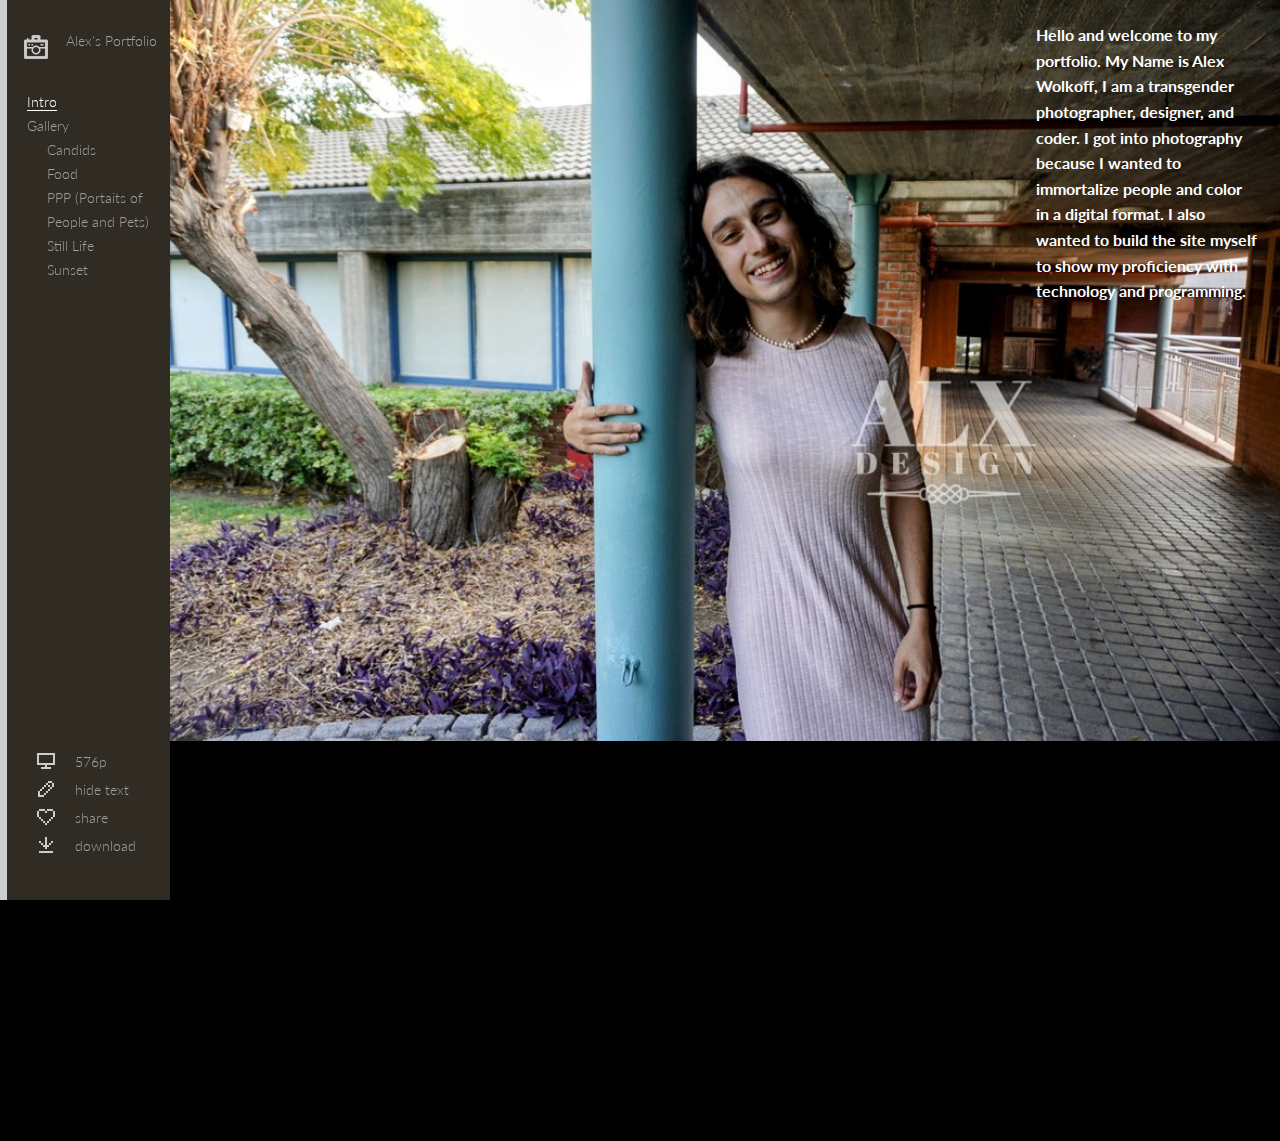
<file: intro/index.html>
<!DOCTYPE html PUBLIC "-//W3C//DTD XHTML 1.0 Strict//EN" "http://www.w3.org/TR/xhtml1/DTD/xhtml1-strict.dtd">
<html xmlns="http://www.w3.org/1999/xhtml">
	<head>
		<meta http-equiv="X-UA-Compatible" content="IE=Edge"/> 
		<meta http-equiv="Content-Type" content="text/html; charset=utf-8" />

		<title>Alex's Portfolio - Intro</title>
		<link href='https://fonts.googleapis.com/css?family=Lato:300,100' rel='stylesheet' type='text/css' />
		<link type="text/css" rel="stylesheet" media="all" href="../global.css" />
		<script src="../json.js"></script>
		<script src="https://ajax.googleapis.com/ajax/libs/jquery/1.11.3/jquery.min.js"></script>
		<script src="../cookie.js"></script>
		<script src="../global.js"></script>
	</head>
<body data-resolution="3840 2560 1920 1280 1024 640" data-respath="">
	
<ol id="marker">
</ol>

<div id="sidebar">
	<div class="foreground">
		<div id="profile" class="camera icon"></div>
		<h1>Alex's Portfolio</h1>
		<ul id="nav">
			<li class="gallery active" data-image="intro"><a href="../intro"><span>Intro</span></a></li><li><span class="label">Gallery</span><ul><li class="gallery " data-image="friday-evening-prayer"><a href="../gallery/candids"><span>Candids</span></a></li><li class="gallery " data-image="a-colorful-buffet"><a href="../gallery/food"><span>Food</span></a></li><li class="gallery " data-image="thanksgiving-happiness"><a href="../gallery/ppp-portaits-of-people-and-pets"><span>PPP (Portaits of People and Pets)</span></a></li><li class="gallery " data-image="a-red-bouqet"><a href="../gallery/still-life"><span>Still Life</span></a></li><li class="gallery " data-image="an-evening-of-light"><a href="../gallery/sunset"><span>Sunset</span></a></li></ul></li>			 
		</ul>
	</div>
	
	<ul id="control">
	<li><a href="#" id="resbutton"><span class="monitor icon"></span><span class="restext"></span></a></li>
	<li style="display: block"><a href="#" id="textbutton" class="active"><span class="toggle icon"></span><span class="text">hide text</span></a></li>
	<li style="display: block"><a href="#" id="sharebutton"><span class="heart icon"></span>share</a></li>
	<li  style="display: block"><a href="#" id="download"><span class="download icon"></span>download</a></li>
	</ul>
			
	<div class="background"></div>
</div>

<div id="resolution">
</div>

<div id="share">
	<ul>
	<li><a href="https://news.ycombinator.com/submit" target="_blank"><span class="icon hackernews"></span> Hackernews</a></li>
	
	<li><a href="#" onclick="window.open('https://www.facebook.com/sharer.php?u=' + encodeURIComponent(window.location)); return false">
		<span class="icon facebook"></span> Facebook
	</a></li>
	
	<li><a href="#" onclick="window.open('https://www.reddit.com/submit?url=' + encodeURIComponent(window.location)); return false">
		<span class="icon reddit"></span> Reddit
	</a></li>
	
	<li><a href="#" id="pinterest"><span class="icon pinterest"></span> Pinterest</a></li>
	<script type="text/javascript">
		$(document).ready(function(){
			$('#pinterest').click(function(){
				window.open('http://pinterest.com/pin/create/button/?url='+encodeURIComponent(window.location)+'&media='+encodeURIComponent(window.location)+($(current_slide).data('url')+'/'+$('#resolution li').eq(0).data('res')+'.jpg'));
				return false;
			});
		});
	</script>
	
	
	<li><a href="#" onclick="window.open('https://twitter.com/intent/tweet?url=' + encodeURIComponent(window.location)); return false">
		<span class="icon twitter"></span> Twitter
	</a></li>
	
	</ul>
</div>

<div id="main">
	<div class="slide" style="color: #ffffff; background-color: #443D32" data-type="image" data-width="20" data-height="15" data-imagewidth="1280" data-imageheight="855" data-textcolor="#ffffff" data-color1="#231D16" data-color2="#443D32" data-color3="#625F5D" data-color4="#A7A265" data-color5="#768181" data-color6="#A39F9D" data-color7="#C9D0D2" data-videoformats="h264 vp8" data-polygon=''> <a name="1" class="internal"></a> <div class="post" style="top: 3%; left: 78%; width: 20%; height: 15%; font-size:16px; font-weight:bold"> <div class="content"> Hello and welcome to my portfolio. My Name is Alex Wolkoff, I am a transgender photographer, designer, and coder. I got into photography because I wanted to immortalize people and color in a digital format. I also wanted to build the site myself to show my proficiency with technology and programming. </div> </div> <img class="image blank" src="//:0" width="1280" height="855" data-url="intro" /> </div> 
	
	<div id="comments">
	<div id="disqus_thread"></div>
	</div>
	
	<script type="text/javascript">
		var disqus_shortname = '';
		var disqus_identifier = 'intro';
		
		if(disqus_shortname){
			(function() {
				var dsq = document.createElement('script'); dsq.type = 'text/javascript'; dsq.async = true;
				dsq.src = '//' + disqus_shortname + '.disqus.com/embed.js';
				(document.getElementsByTagName('head')[0] || document.getElementsByTagName('body')[0]).appendChild(dsq);
			})();
		}
	</script>
</div>

</body>
</html>
</file>
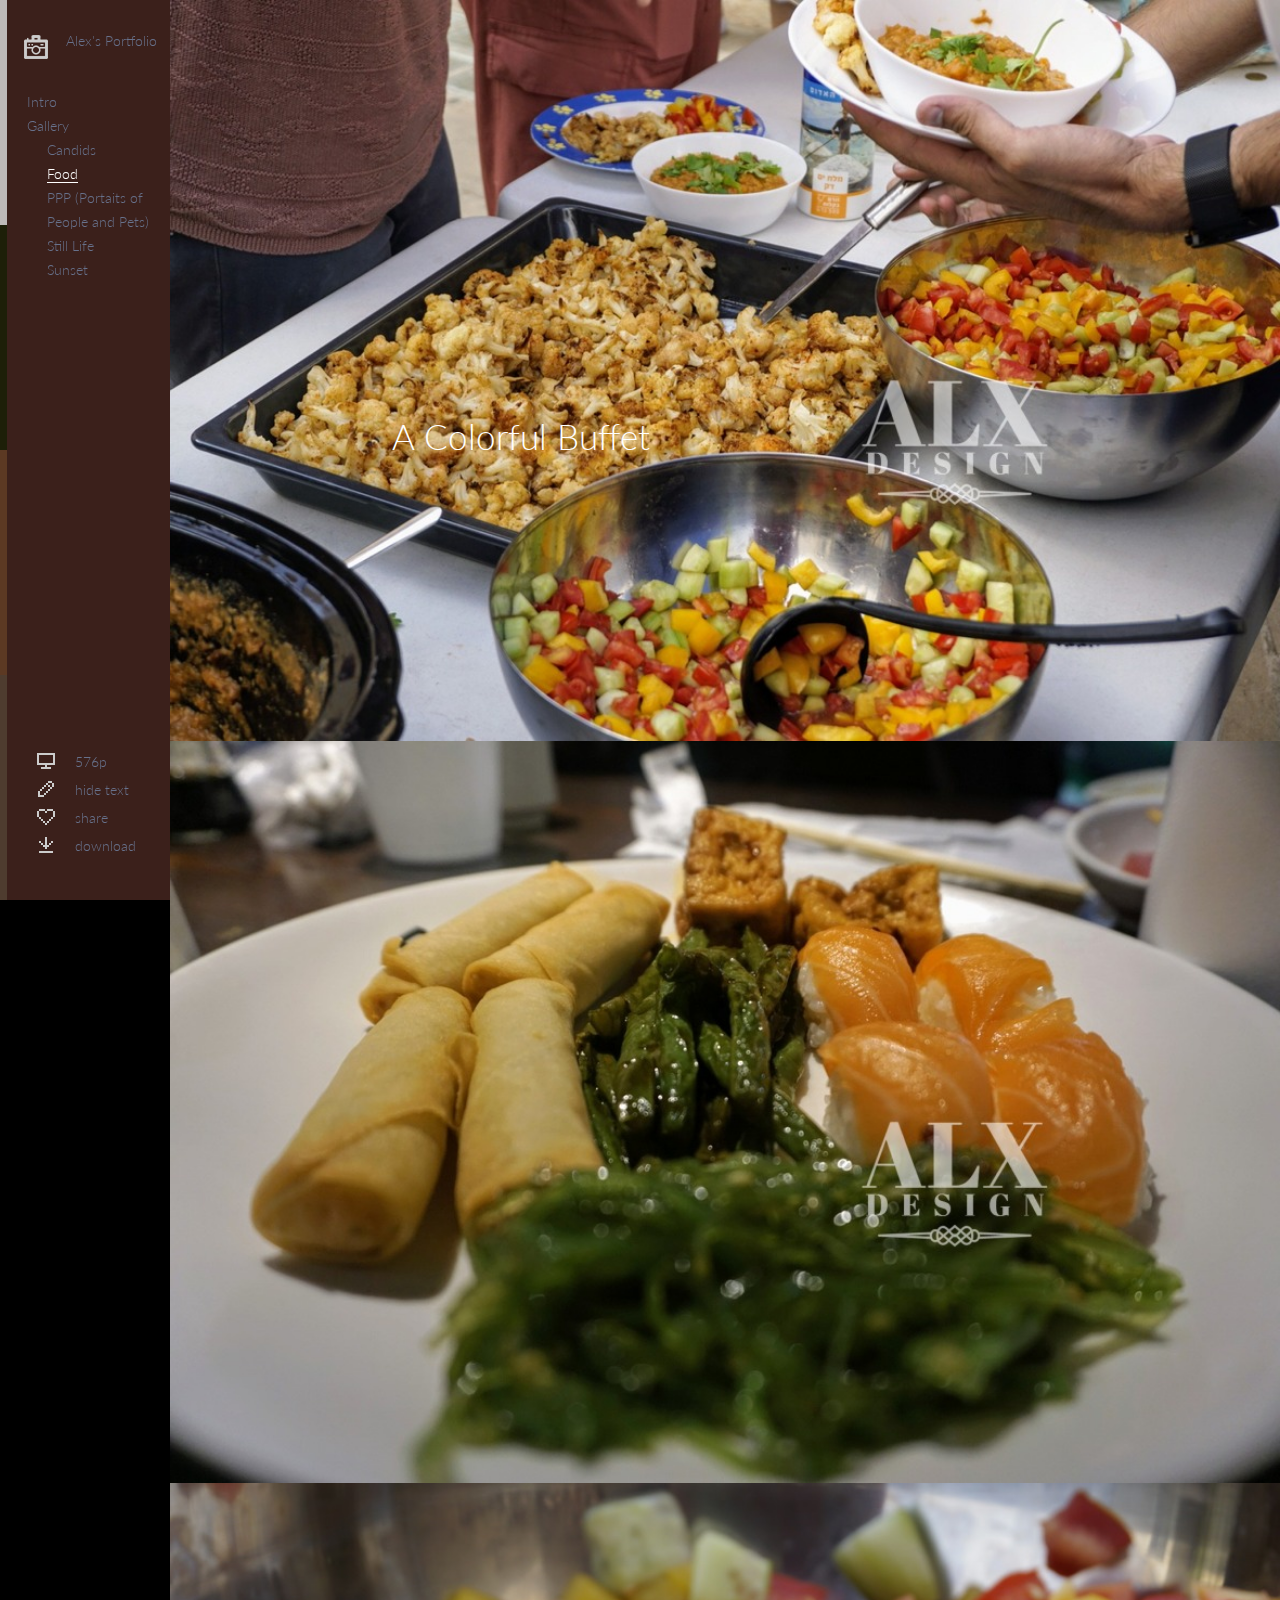
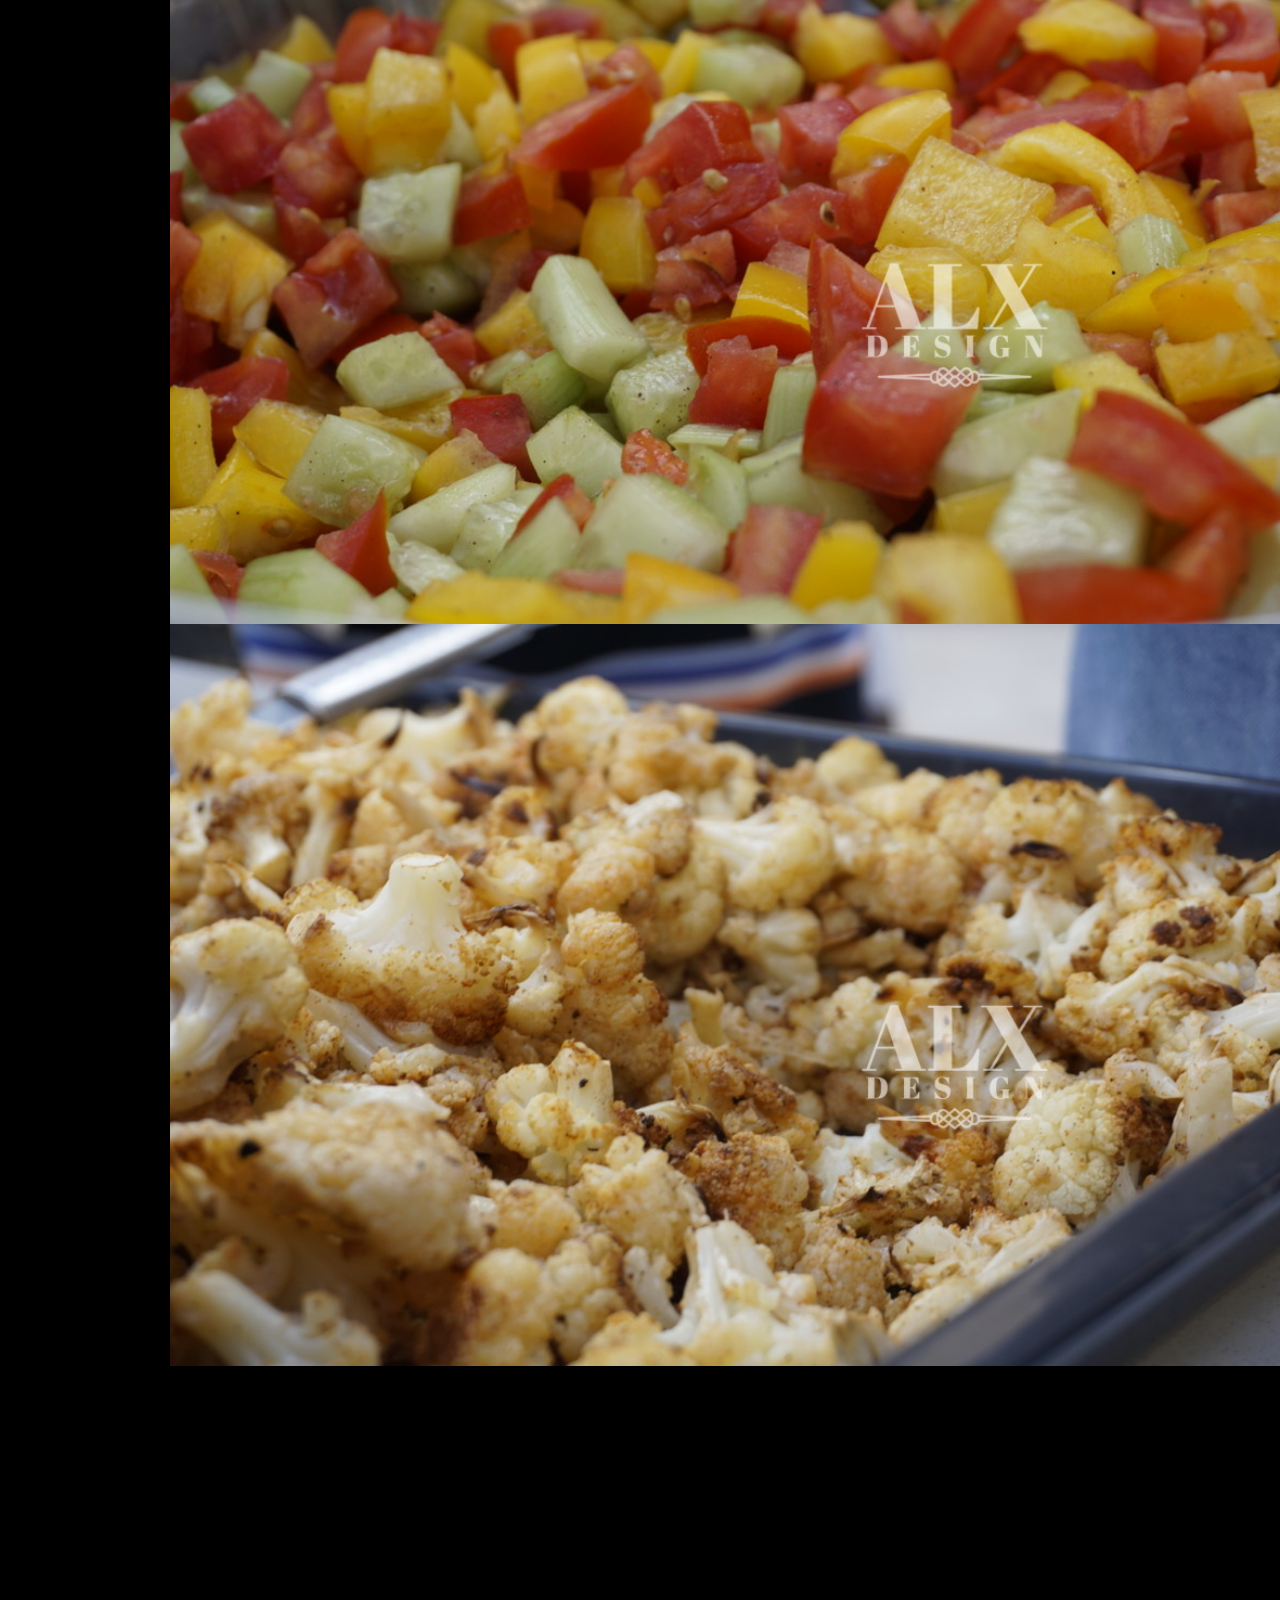
<file: gallery/food/index.html>
<!DOCTYPE html PUBLIC "-//W3C//DTD XHTML 1.0 Strict//EN" "http://www.w3.org/TR/xhtml1/DTD/xhtml1-strict.dtd">
<html xmlns="http://www.w3.org/1999/xhtml">
	<head>
		<meta http-equiv="X-UA-Compatible" content="IE=Edge"/> 
		<meta http-equiv="Content-Type" content="text/html; charset=utf-8" />

		<title>Alex's Portfolio - Food</title>
		<link href='https://fonts.googleapis.com/css?family=Lato:300,100' rel='stylesheet' type='text/css' />
		<link type="text/css" rel="stylesheet" media="all" href="../../global.css" />
		<script src="../../json.js"></script>
		<script src="https://ajax.googleapis.com/ajax/libs/jquery/1.11.3/jquery.min.js"></script>
		<script src="../../cookie.js"></script>
		<script src="../../global.js"></script>
	</head>
<body data-resolution="3840 2560 1920 1280 1024 640" data-respath="">
	
<ol id="marker">
</ol>

<div id="sidebar">
	<div class="foreground">
		<div id="profile" class="camera icon"></div>
		<h1>Alex's Portfolio</h1>
		<ul id="nav">
			<li class="gallery " data-image="intro"><a href="../../intro"><span>Intro</span></a></li><li><span class="label">Gallery</span><ul><li class="gallery " data-image="friday-evening-prayer"><a href="../../gallery/candids"><span>Candids</span></a></li><li class="gallery active" data-image="a-colorful-buffet"><a href="../../gallery/food"><span>Food</span></a></li><li class="gallery " data-image="thanksgiving-happiness"><a href="../../gallery/ppp-portaits-of-people-and-pets"><span>PPP (Portaits of People and Pets)</span></a></li><li class="gallery " data-image="a-red-bouqet"><a href="../../gallery/still-life"><span>Still Life</span></a></li><li class="gallery " data-image="an-evening-of-light"><a href="../../gallery/sunset"><span>Sunset</span></a></li></ul></li>			 
		</ul>
	</div>
	
	<ul id="control">
	<li><a href="#" id="resbutton"><span class="monitor icon"></span><span class="restext"></span></a></li>
	<li style="display: block"><a href="#" id="textbutton" class="active"><span class="toggle icon"></span><span class="text">hide text</span></a></li>
	<li style="display: block"><a href="#" id="sharebutton"><span class="heart icon"></span>share</a></li>
	<li  style="display: block"><a href="#" id="download"><span class="download icon"></span>download</a></li>
	</ul>
			
	<div class="background"></div>
</div>

<div id="resolution">
</div>

<div id="share">
	<ul>
	<li><a href="https://news.ycombinator.com/submit" target="_blank"><span class="icon hackernews"></span> Hackernews</a></li>
	
	<li><a href="#" onclick="window.open('https://www.facebook.com/sharer.php?u=' + encodeURIComponent(window.location)); return false">
		<span class="icon facebook"></span> Facebook
	</a></li>
	
	<li><a href="#" onclick="window.open('https://www.reddit.com/submit?url=' + encodeURIComponent(window.location)); return false">
		<span class="icon reddit"></span> Reddit
	</a></li>
	
	<li><a href="#" id="pinterest"><span class="icon pinterest"></span> Pinterest</a></li>
	<script type="text/javascript">
		$(document).ready(function(){
			$('#pinterest').click(function(){
				window.open('http://pinterest.com/pin/create/button/?url='+encodeURIComponent(window.location)+'&media='+encodeURIComponent(window.location)+($(current_slide).data('url')+'/'+$('#resolution li').eq(0).data('res')+'.jpg'));
				return false;
			});
		});
	</script>
	
	
	<li><a href="#" onclick="window.open('https://twitter.com/intent/tweet?url=' + encodeURIComponent(window.location)); return false">
		<span class="icon twitter"></span> Twitter
	</a></li>
	
	</ul>
</div>

<div id="main">
	<div class="slide" style="color: #ffffff; background-color: #542E26" data-type="image" data-width="60" data-height="30" data-imagewidth="1280" data-imageheight="855" data-textcolor="#ffffff" data-color1="#362D21" data-color2="#542E26" data-color3="#605656" data-color4="#9D5F29" data-color5="#BE9A4A" data-color6="#67718B" data-color7="#BEBAB9" data-videoformats="h264 vp8" data-polygon=''> <a name="1" class="internal"></a> <div class="post" style="top: 55%; left: 20%; width: 60%; height: 30%; font-size: 35px"> <div class="content"> A Colorful Buffet </div> </div> <img class="image blank" src="//:0" width="1280" height="855" data-url="a-colorful-buffet" /> </div> <div class="slide" style="color: #ffffff; background-color: #56502D" data-type="image" data-width="60" data-height="30" data-imagewidth="1280" data-imageheight="855" data-textcolor="#ffffff" data-color1="#1D1F08" data-color2="#56502D" data-color3="#A06828" data-color4="#B09558" data-color5="#767C80" data-color6="#A29E9A" data-color7="#D6CCBF" data-videoformats="h264 vp8" data-polygon=''> <a name="2" class="internal"></a> <div class="post" style="top: 55%; left: 20%; width: 60%; height: 30%"> <div class="content"> </div> </div> <img class="image blank" src="//:0" width="1280" height="855" data-url="sushi-and-such" /> </div> <div class="slide" style="color: #ffffff; background-color: #7C7E7E" data-type="image" data-width="60" data-height="30" data-imagewidth="1280" data-imageheight="855" data-textcolor="#ffffff" data-color1="#5C3923" data-color2="#7C7E7E" data-color3="#985C1F" data-color4="#96482F" data-color5="#BB992D" data-color6="#A39961" data-color7="#B2B29D" data-videoformats="h264 vp8" data-polygon=''> <a name="3" class="internal"></a> <div class="post" style="top: 55%; left: 20%; width: 60%; height: 30%"> <div class="content"> </div> </div> <img class="image blank" src="//:0" width="1280" height="855" data-url="a-bright-salad" /> </div> <div class="slide" style="color: #ffffff; background-color: #926C39" data-type="image" data-width="60" data-height="30" data-imagewidth="1280" data-imageheight="855" data-textcolor="#ffffff" data-color1="#4E3C2F" data-color2="#926C39" data-color3="#AE9363" data-color4="#C6A564" data-color5="#5A6B92" data-color6="#B2A895" data-color7="#CEC5B0" data-videoformats="h264 vp8" data-polygon=''> <a name="4" class="internal"></a> <div class="post" style="top: 55%; left: 20%; width: 60%; height: 30%"> <div class="content"> </div> </div> <img class="image blank" src="//:0" width="1280" height="855" data-url="roasted-cauliflower" /> </div> 
	
	<div id="comments">
	<div id="disqus_thread"></div>
	</div>
	
	<script type="text/javascript">
		var disqus_shortname = '';
		var disqus_identifier = 'gallery/food';
		
		if(disqus_shortname){
			(function() {
				var dsq = document.createElement('script'); dsq.type = 'text/javascript'; dsq.async = true;
				dsq.src = '//' + disqus_shortname + '.disqus.com/embed.js';
				(document.getElementsByTagName('head')[0] || document.getElementsByTagName('body')[0]).appendChild(dsq);
			})();
		}
	</script>
</div>

</body>
</html>
</file>
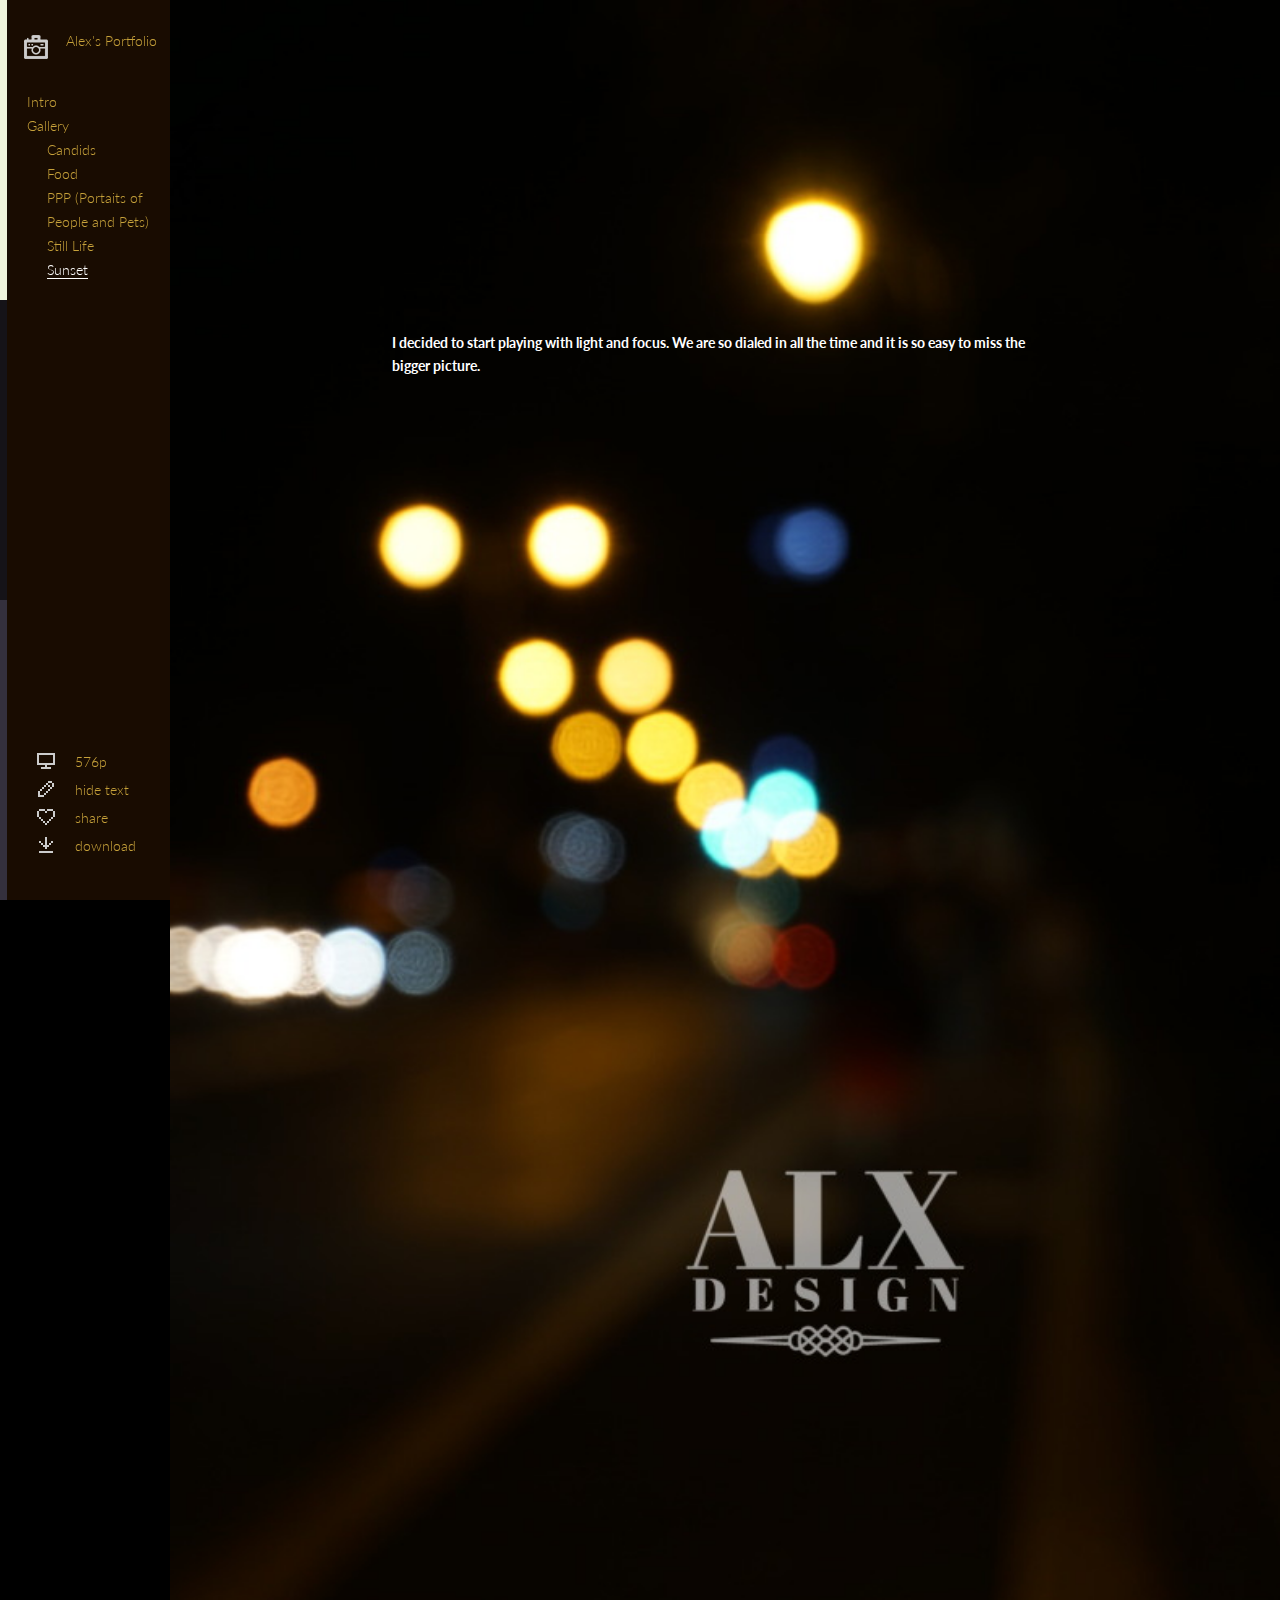
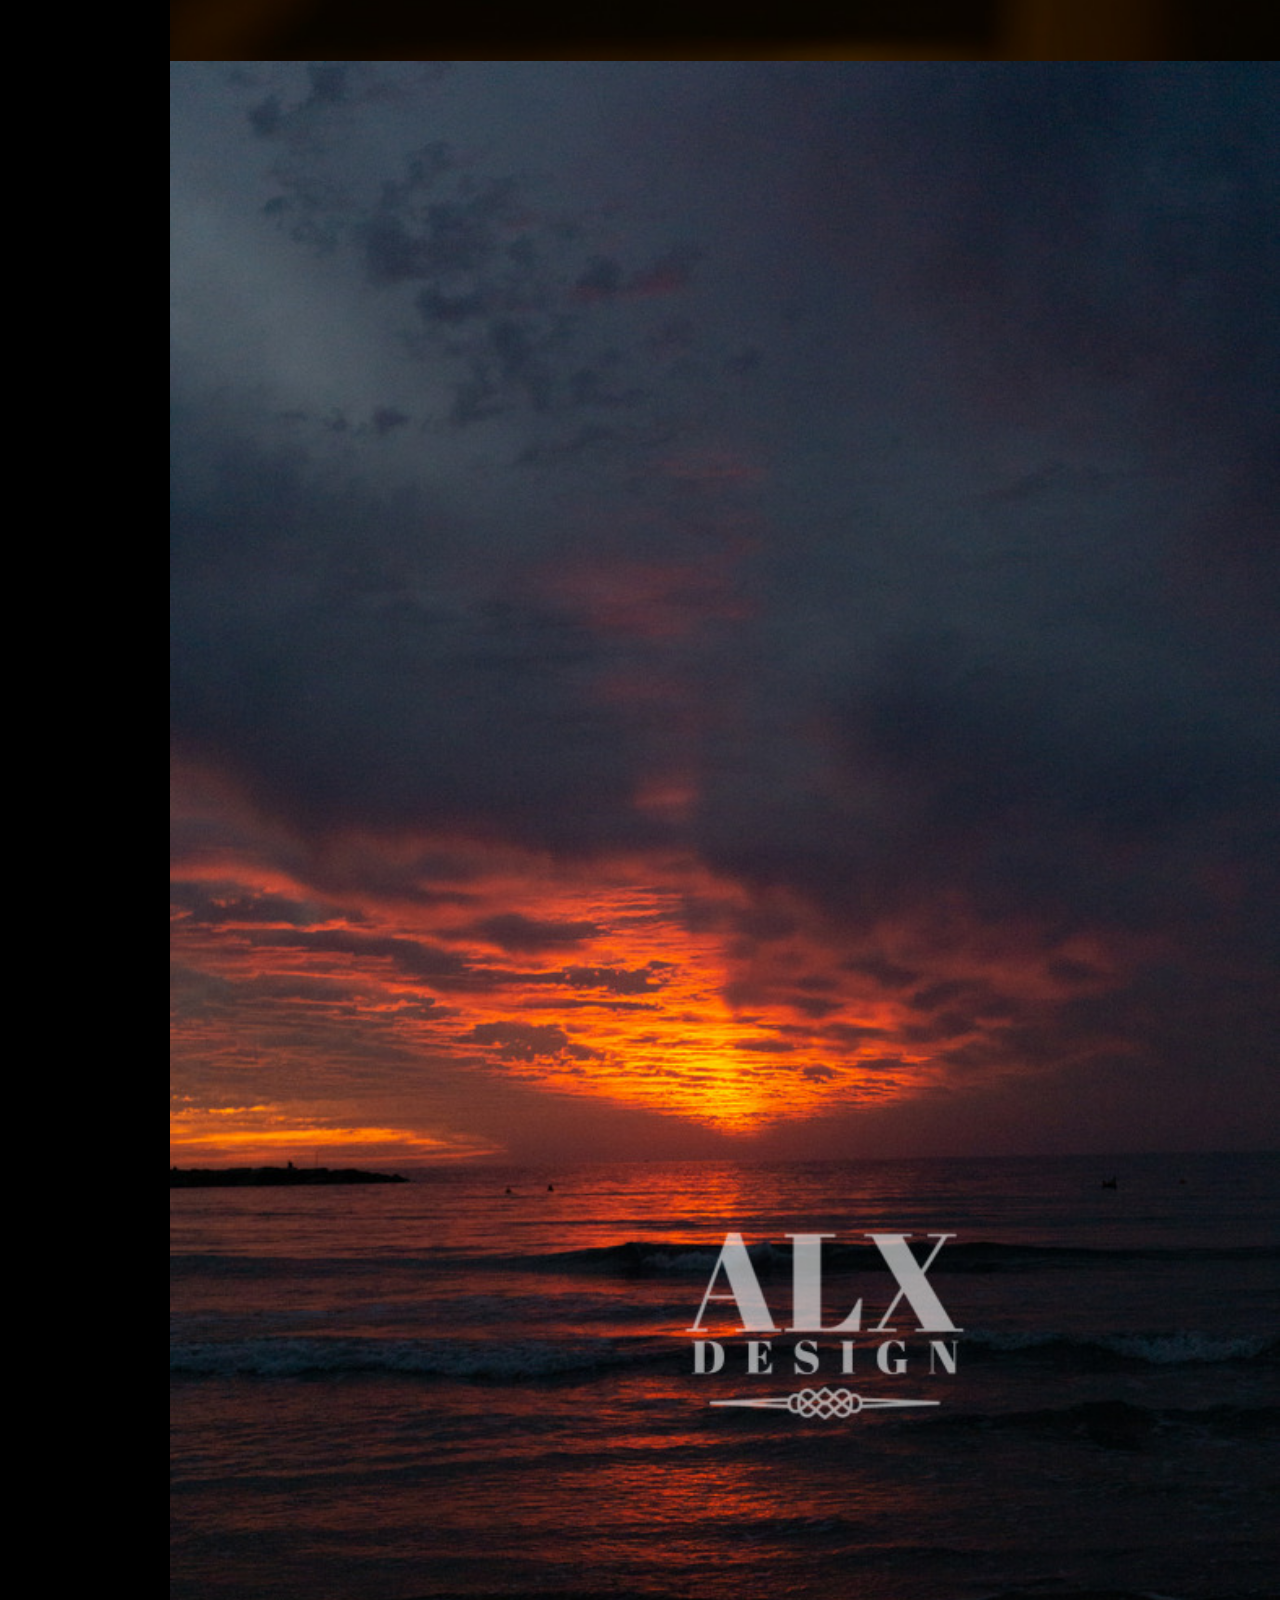
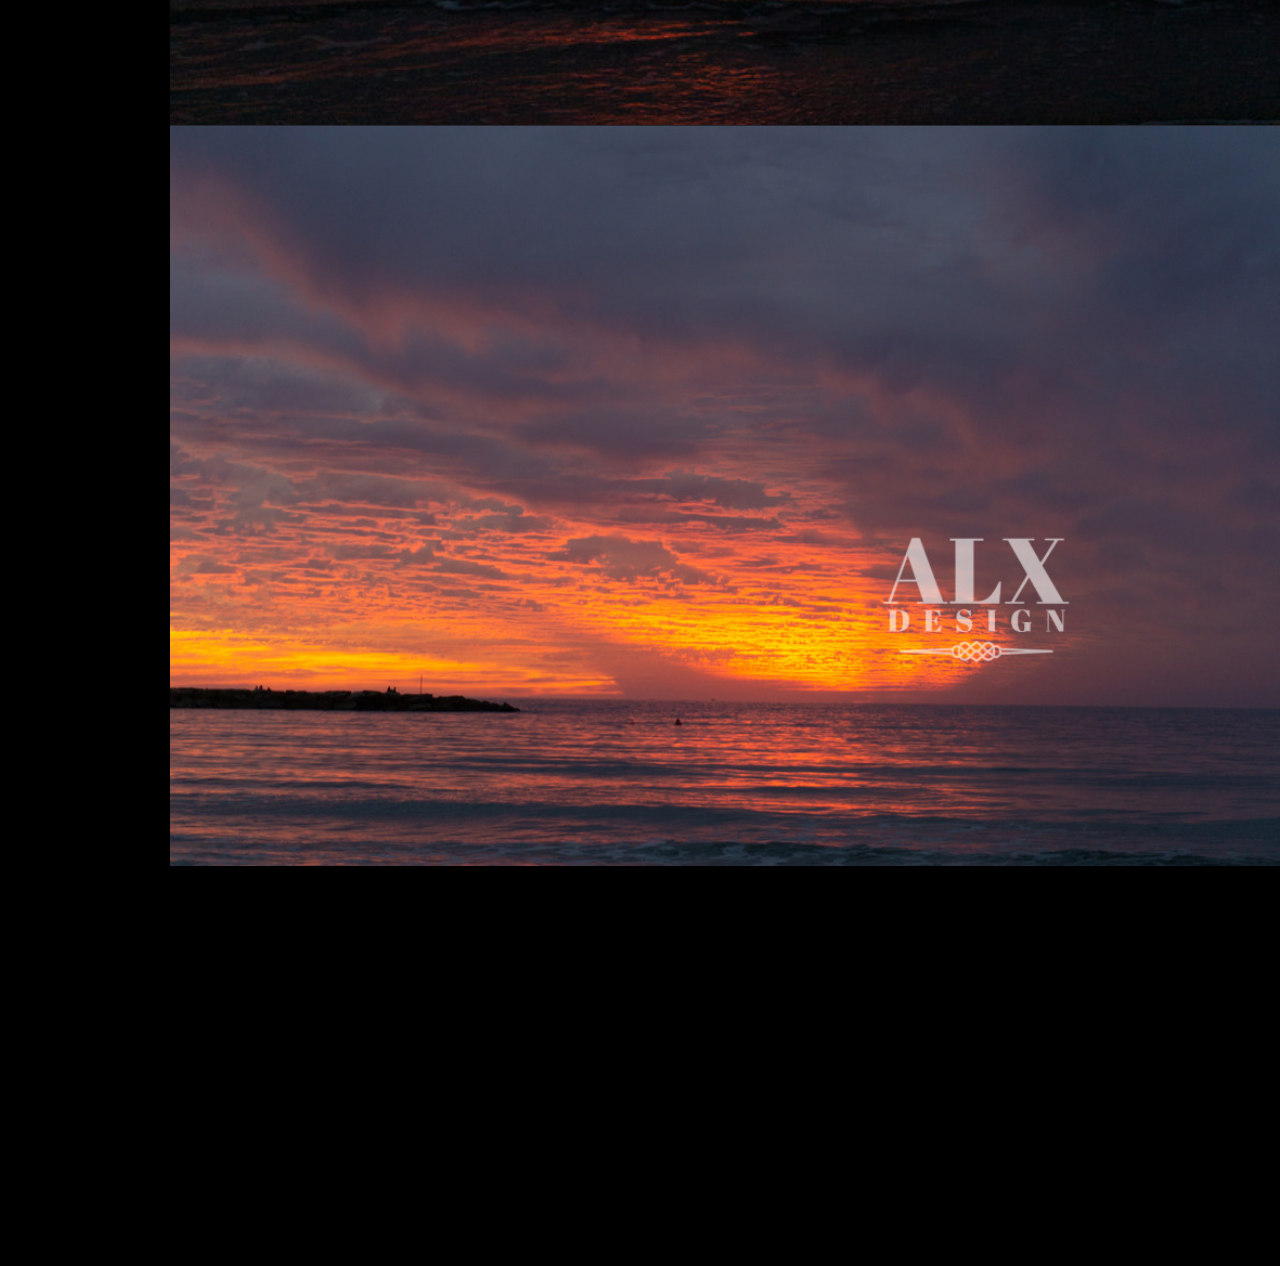
<file: gallery/sunset/index.html>
<!DOCTYPE html PUBLIC "-//W3C//DTD XHTML 1.0 Strict//EN" "http://www.w3.org/TR/xhtml1/DTD/xhtml1-strict.dtd">
<html xmlns="http://www.w3.org/1999/xhtml">
	<head>
		<meta http-equiv="X-UA-Compatible" content="IE=Edge"/> 
		<meta http-equiv="Content-Type" content="text/html; charset=utf-8" />

		<title>Alex's Portfolio - Sunset</title>
		<link href='https://fonts.googleapis.com/css?family=Lato:300,100' rel='stylesheet' type='text/css' />
		<link type="text/css" rel="stylesheet" media="all" href="../../global.css" />
		<script src="../../json.js"></script>
		<script src="https://ajax.googleapis.com/ajax/libs/jquery/1.11.3/jquery.min.js"></script>
		<script src="../../cookie.js"></script>
		<script src="../../global.js"></script>
	</head>
<body data-resolution="3840 2560 1920 1280 1024 640" data-respath="">
	
<ol id="marker">
</ol>

<div id="sidebar">
	<div class="foreground">
		<div id="profile" class="camera icon"></div>
		<h1>Alex's Portfolio</h1>
		<ul id="nav">
			<li class="gallery " data-image="intro"><a href="../../intro"><span>Intro</span></a></li><li><span class="label">Gallery</span><ul><li class="gallery " data-image="friday-evening-prayer"><a href="../../gallery/candids"><span>Candids</span></a></li><li class="gallery " data-image="a-colorful-buffet"><a href="../../gallery/food"><span>Food</span></a></li><li class="gallery " data-image="thanksgiving-happiness"><a href="../../gallery/ppp-portaits-of-people-and-pets"><span>PPP (Portaits of People and Pets)</span></a></li><li class="gallery " data-image="a-red-bouqet"><a href="../../gallery/still-life"><span>Still Life</span></a></li><li class="gallery active" data-image="an-evening-of-light"><a href="../../gallery/sunset"><span>Sunset</span></a></li></ul></li>			 
		</ul>
	</div>
	
	<ul id="control">
	<li><a href="#" id="resbutton"><span class="monitor icon"></span><span class="restext"></span></a></li>
	<li style="display: block"><a href="#" id="textbutton" class="active"><span class="toggle icon"></span><span class="text">hide text</span></a></li>
	<li style="display: block"><a href="#" id="sharebutton"><span class="heart icon"></span>share</a></li>
	<li  style="display: block"><a href="#" id="download"><span class="download icon"></span>download</a></li>
	</ul>
			
	<div class="background"></div>
</div>

<div id="resolution">
</div>

<div id="share">
	<ul>
	<li><a href="https://news.ycombinator.com/submit" target="_blank"><span class="icon hackernews"></span> Hackernews</a></li>
	
	<li><a href="#" onclick="window.open('https://www.facebook.com/sharer.php?u=' + encodeURIComponent(window.location)); return false">
		<span class="icon facebook"></span> Facebook
	</a></li>
	
	<li><a href="#" onclick="window.open('https://www.reddit.com/submit?url=' + encodeURIComponent(window.location)); return false">
		<span class="icon reddit"></span> Reddit
	</a></li>
	
	<li><a href="#" id="pinterest"><span class="icon pinterest"></span> Pinterest</a></li>
	<script type="text/javascript">
		$(document).ready(function(){
			$('#pinterest').click(function(){
				window.open('http://pinterest.com/pin/create/button/?url='+encodeURIComponent(window.location)+'&media='+encodeURIComponent(window.location)+($(current_slide).data('url')+'/'+$('#resolution li').eq(0).data('res')+'.jpg'));
				return false;
			});
		});
	</script>
	
	
	<li><a href="#" onclick="window.open('https://twitter.com/intent/tweet?url=' + encodeURIComponent(window.location)); return false">
		<span class="icon twitter"></span> Twitter
	</a></li>
	
	</ul>
</div>

<div id="main">
	<div class="slide" style="color: #ffffff; background-color: #231101" data-type="image" data-width="60" data-height="30" data-imagewidth="1024" data-imageheight="1532" data-textcolor="#ffffff" data-color1="#070300" data-color2="#231101" data-color3="#2C220C" data-color4="#4C2701" data-color5="#484942" data-color6="#C6A13A" data-color7="#F0F5DC" data-videoformats="h264 vp8" data-polygon=''> <a name="1" class="internal"></a> <div class="post" style="top: 20%; left: 20%; width: 60%; height: 30%; font-size: 16; font-weight: bold"> <div class="content"> I decided to start playing with light and focus. We are so dialed in all the time and it is so easy to miss the bigger picture. </div> </div> <img class="image blank" src="//:0" width="1024" height="1532" data-url="an-evening-of-light" /> </div> <div class="slide" style="color: #ffffff; background-color: #28262F" data-type="image" data-width="60" data-height="30" data-imagewidth="3840" data-imageheight="5760" data-textcolor="#ffffff" data-color1="#151318" data-color2="#28262F" data-color3="#582A29" data-color4="#303344" data-color5="#424650" data-color6="#B54723" data-color7="#FD9400" data-videoformats="h264 vp8" data-polygon=''> <a name="2" class="internal"></a> <div class="post" style="top: 20%; left: 20%; width: 60%; height: 30%"> <div class="content"> </div> </div> <img class="image blank" src="//:0" width="3840" height="5760" data-url="beach-sunset-1" /> </div> <div class="slide" style="color: #ffffff; background-color: #4C3345" data-type="image" data-width="60" data-height="30" data-imagewidth="3840" data-imageheight="2560" data-textcolor="#ffffff" data-color1="#34303D" data-color2="#4C3345" data-color3="#4B4452" data-color4="#674952" data-color5="#9D554E" data-color6="#DF6940" data-color7="#FE9A11" data-videoformats="h264 vp8" data-polygon=''> <a name="3" class="internal"></a> <div class="post" style="top: 20%; left: 20%; width: 60%; height: 30%"> <div class="content"> </div> </div> <img class="image blank" src="//:0" width="3840" height="2560" data-url="beach-sunset-2" /> </div> 
	
	<div id="comments">
	<div id="disqus_thread"></div>
	</div>
	
	<script type="text/javascript">
		var disqus_shortname = '';
		var disqus_identifier = 'gallery/sunset';
		
		if(disqus_shortname){
			(function() {
				var dsq = document.createElement('script'); dsq.type = 'text/javascript'; dsq.async = true;
				dsq.src = '//' + disqus_shortname + '.disqus.com/embed.js';
				(document.getElementsByTagName('head')[0] || document.getElementsByTagName('body')[0]).appendChild(dsq);
			})();
		}
	</script>
</div>

</body>
</html>
</file>
<file: global.css>
html,body{
margin: 0;
padding: 0;
border: 0;
background-color: #000;
color: #fff;
font: 300 14px/22px 'Lato',helvetica, arial, sans-serif;
width: 100%;
height: 100%;
padding: 0;
}

a{
color: #fff;
text-decoration: none;
-webkit-transition: color 0.2s;
-moz-transition: color 0.2s;
-ms-transition: color 0.2s;
-o-transition: color 0.2s;
transition: color 0.2s;
}

a:hover{
color: #ffffff;
}

a.active, li.active a{
color: #dddddd;
}

a.active:hover, li.active a:hover{
	cursor: default;
	color: inherit;
}

/* marker */
#marker{
	position: fixed;
	left: 0;
	top: 0;
	width: 7px;
	height: 100%;
	margin: 0;
	padding: 0;
	z-index: 13;
}

#marker li{
	display: block;
	list-style: none;
	margin: 0;
	padding: 0;
}

#marker li a{
	display: block;
	width: 100%;
	height: 100%;
	-moz-opacity: 0;
	-webkit-opacity: 0;
	opacity: 0;
	-webkit-transition: opacity 0.3s;
	-moz-transition: opacity 0.3s;
	-ms-transition: opacity 0.3s;
	-o-transition: opacity 0.3s;
	transition: opacity 0.3s;
}

#marker li:hover a, #marker li.active a{
	-moz-opacity: 1;
	-webkit-opacity: 1;
	opacity: 1;
}

/* sidebar */

#sidebar{
position: fixed;
left: 7px;
top: 0;
width: 163px;
height: 100%;
z-index: 10;
-webkit-transition: color 1s;
-moz-transition: color 1s;
-ms-transition: color 1s;
-o-transition: color 1s;
transition: color 1s;
font-size: 14px;
}

#profile{
width: 24px;
height: 24px;
float: left;
margin: 35px 13px 0 17px;
}

#profile img{
	-moz-opacity: 0.8;
	-webkit-opacity: 0.8;
	opacity: 0.8;
}

.foreground{
position: absolute;
top: 0;
left: 0;
width: 100%;
height: 100%;
z-index: 12;
}

.background{
width: 100%;
height: 100%;
background-color: #000;
-moz-opacity: 0.7;
-webkit-opacity: 0.7;
opacity: 0.7;
position: absolute;
top: 0;
left: 0;
z-index: 11;
-webkit-transition: background-color 1s;
-moz-transition: background-color 1s;
-ms-transition: background-color 1s;
-o-transition: background-color 1s;
transition: background-color 1s;
}

#sidebar h1{
font: 300 14px/18px 'Lato',helvetica, arial, sans-serif;
margin: 0;
padding: 32px 0 20px 5px;
float: left;
width: 100px;
}

#nav{
margin: 0;
padding: 20px 10px 0 20px;
float: left;
clear: both;
}

#nav ul{
	margin: 0;
	padding: 0 0 15px 20px;
	display: block;
}

#nav li{
	display: block;
	list-style: none;
	margin: 0;
	padding: 0;
	overflow: hidden;
	line-height: 24px;
}

#nav li.active a{
	border-bottom: 1px solid #666;
}

#nav li a{
	-webkit-transition: all 1s;
	-moz-transition: all 1s;
	-ms-transition: all 1s;
	-o-transition: all 1s;
	transition: all 1s;
}

#nav li .year{
	width: 50px;
	display: inline-block;
}

#control{
	position: absolute;
	bottom: 40px;
	left: 15px;
	z-index: 20;
	list-style: none;
	margin: 0;
	padding: 0;
}

#control li{
	display: block;
	list-style: none;
	margin: 0;
	padding: 0;
	height: 28px;
	line-height: 28px;
	position: relative;
}

.icon{
	display: inline;
	float: left;
	width: 18px;
	height: 16px;
	margin: 5px 20px 0 15px;
	mix-blend-mode: screen;
}


/* only webkit browsers support css masks, we will implement for webkit and browser detect */

.icon.camera{
	background: transparent url(img/camera.png) no-repeat;
}

.icon.camera.webkit{
	background-image: none;
	-webkit-mask-box-image: url(img/camera_mask.png);
}

.icon.monitor{
	background: transparent url(img/monitor.png) no-repeat;
}

.icon.monitor.webkit{
	background-image: none;
	-webkit-mask-box-image: url(img/monitor_mask.png);
}

.icon.toggle{
	background: transparent url(img/text.png) no-repeat;
}

.icon.toggle.webkit{
	background-image: none;
	-webkit-mask-box-image: url(img/text_mask.png);
}

.icon.comment{
	background: transparent url(img/comment.png) no-repeat;
}

.icon.comment.webkit{
	background-image: none;
	-webkit-mask-box-image: url(img/comment_mask.png);
}


.icon.heart{
	background: transparent url(img/heart.png) no-repeat;
}

.icon.heart.webkit{
	background-image: none;
	-webkit-mask-box-image: url(img/heart_mask.png);
}

.icon.download{
	background: transparent url(img/download.png) no-repeat;
}

.icon.download.webkit{
	background-image: none;
	-webkit-mask-box-image: url(img/download_mask.png);
}

.icon.webkit{
	background-color: #ccc;
}

#share .icon{
width: 26px;
height: 24px;
margin: 7px 10px 0 10px;
background-color: #ddd;
}

.icon.hackernews{
	background: transparent url(img/hackernews.png) no-repeat;
}

.icon.hackernews.webkit{
	background-image: none;
	-webkit-mask-box-image: url(img/hackernews_mask.png);
}

.icon.facebook{
	background: transparent url(img/facebook.png) no-repeat;
}

.icon.facebook.webkit{
	background-image: none;
	-webkit-mask-box-image: url(img/facebook_mask.png);
}

.icon.twitter{
	background: transparent url(img/twitter.png) no-repeat;
}

.icon.twitter.webkit{
	background-image: none;
	-webkit-mask-box-image: url(img/twitter_mask.png);
}

.icon.reddit{
	background: transparent url(img/reddit.png) no-repeat;
}

.icon.reddit.webkit{
	background-image: none;
	-webkit-mask-box-image: url(img/reddit_mask.png);
}

.icon.pinterest{
	background: transparent url(img/pinterest.png) no-repeat;
}

.icon.pinterest.webkit{
	background-image: none;
	-webkit-mask-box-image: url(img/pinterest_mask.png);
}

#textbutton{
cursor: pointer;
}

/* comments */
#comments{
background-color: #000;
}

#disqus_thread{
	margin: 40px 70px 70px 70px;
}

.close{
	position: absolute;
	top: 0;
	left: 0;
	width: 100%;
	height: 30px;
	background: #222 url(img/close.png) no-repeat;
	background-position: 95% 50%;
}

.close:hover{
	background-color: #444;
}

/* share */
#share, #resolution{
	position: fixed;
	bottom: 0;
	left: 170px;
	z-index: 21;
	height: 100%;
	background-color: #333;
	width: 0;
	overflow: hidden;
	
	-webkit-transition: color 1s, background-color 1s, width 0.5s;
	-moz-transition: color 1s, background-color 1s, width 0.5s;
	-ms-transition: color 1s, background-color 1s, width 0.5s;
	-o-transition: color 1s, background-color 1s, width 0.5s;
	transition: color 1s, background-color 1s, width 0.5s;
	font-size: 14px;
}

#share.active, #resolution.active{
	width: 163px;
}

#share ul, #resolution ul{
	position: absolute;
	bottom: 33px;
	left: 15px;
	width: 155px;
	display: block;
	list-style: none;
	margin: 0;
	padding: 0;
}

#share ul li, #resolution ul li{
	display: block;
	list-style: none;
	margin: 0;
	padding: 0;
	height: 36px;
	line-height: 36px;
	position: relative;
	float: left;
	clear: both;
}

#resolution.active {
width: 120px;
}

#resolution ul{
bottom: 40px;
}

#resolution ul li{
height: 28px;
line-height: 28px;
margin-left: 10px;
}

#resolution ul li.active a{
border-bottom: 1px solid #aaa;
}

/* content */

#main{
margin: 0;
padding: 0 0 0 170px;
min-width: 830px;
min-height: 100%;
overflow: hidden;
z-index: 1;
position: relative;
}

.slide, #comments{
float: left;
margin: 0;
padding: 0;
width: 100%;
height: auto;
clear: both;
overflow: hidden;
position: relative;
}

#comments{
min-height: 400px;
}

.progress{
position: absolute;
z-index: 3;
width: 100%;
height: 6px;
top: 0;
left: 0;
-moz-opacity: 0;
-webkit-opacity: 0;
opacity: 0;
-webkit-transition: opacity 0.5s ease-in;
-moz-transition: opacity 0.5s ease-in;
-ms-transition: opacity 0.5s ease-in;
-o-transition: opacity 0.5s ease-in;
transition: opacity 0.5s ease-in;
}

.progress.active{
-moz-opacity: 1;
-webkit-opacity: 1;
opacity: 1;
}

.bar{
position: absolute;
top: 0;
left: 0;
height: 100%;
background-color: #ddd;
-webkit-transition: width 0.5s ease-in;
-moz-transition: width 0.5s ease-in;
-ms-transition: width 0.5s ease-in;
-o-transition: width 0.5s ease-in;
transition: width 0.5s ease-in;
}

a.internal{
position: absolute;
top: 0;
left: 0;
}

.post{
position: absolute;
top: 0;
left: 0;
width: 100%;
height: 100%;
font: 300 1em/1.6em 'Lato',helvetica, arial, sans-serif;
z-index: 5;
-moz-opacity: 1;
-webkit-opacity: 1;
opacity: 1;
-webkit-transition: opacity 0.5s ease-in;
-moz-transition: opacity 0.5s ease-in;
-ms-transition: opacity 0.5s ease-in;
-o-transition: opacity 0.5s ease-in;
transition: opacity 0.5s ease-in;
}

.post a:hover{
text-decoration: underline;
}

.post.hidden{
-moz-opacity: 0;
-webkit-opacity: 0;
opacity: 0;
}

.post .content{
clear: both;
position: absolute;
width: 100%;
height: 100%;
}

.image{
float: none;
width: 100%;
height: auto;
visibility: hidden;
position: absolute;
top: 0;
left: 0;
z-index: 1;
}

.image.active{
visibility: visible;
}

video.image{
z-index: 2;
}

.post h1, .post h2, .post h3{
display: block;
font: 100 4em 'Lato',helvetica, arial, sans-serif;
margin: 0;
padding: 20px 0 10px 0;
}

.post h1{
-webkit-text-stroke: 0.5px;
}

.post h2{
clear: both;
font-size: 2em;
padding: 10px 0 10px 0;
}

.post h3{
	clear: both;
	font: 300 1.2em 'Lato',helvetica, arial, sans-serif;
	padding: 10px 0 10px 0;
}

.post h1 .sub{
display: block;
margin: 10px 0 0 0;	
font: 300 18px/22px 'Lato',helvetica, arial, sans-serif;
}

.post h2 .sub{
float: left;
width: 16px;
height: 16px;
background: transparent url(img/comment.png) no-repeat;
margin: 10px 10px 0 0;
}

.post .pagenav{
float: left;
margin: 30px 0 0 0;
padding: 0;
overflow: hidden;
clear: both;
}

.post .pagenav li{
float: left;
list-style: none;
margin: 0 12px 0 0;
width: 25px;
height: 26px;
border: 1px solid #fff;
-webkit-border-radius: 25px;
-moz-border-radius: 25px;
border-radius: 25px;
text-align: center;
line-height: 25px;
cursor: pointer;
font-size: 14px;
-webkit-transition: background-color 0.2s;
-moz-transition: background-color 0.2s;
-ms-transition: background-color 0.2s;
-o-transition: background-color 0.2s;
transition: background-color 0.2s;
}

.post .pagenav li:hover{
background-color: #ed5a2d;
border-color: #ed5a2d;
}

.post .pagenav li.active{
background-color: #fff;
color: #333;
border-color: #fff;
cursor: default;
}

/* bottom nav */
.prev, .next{
width: 50%;
float: left;
}

.prev a, .next a{
display: block;
min-height: 100px;
font: 300 48px 'Lato',helvetica, arial, sans-serif;
-webkit-transition: all 0.5s;
-moz-transition: all 0.5s;
-ms-transition: all 0.5s;
-o-transition: all 0.5s;
transition: all 0.5s;
}

.prev a{
padding: 30px 0 30px 120px;
background: transparent url(img/prev.png) no-repeat;
background-position: 50px 42px;
}

.next a{
padding: 30px 120px 30px 0;
background: transparent url(img/next.png) no-repeat;
background-position: 100% 42px;
}

.next a{
text-align: right;
}

.final.slide a .text{
-webkit-text-stroke: 0.5px;
}

.final.slide a .sub{
display: block;
font-size: 20px;
}

.prev a:hover, .next a:hover{
background-color: #222;
}

/* polygon */
.polygon{
white-space: nowrap;
}

.filler{
display: inline-block;
height: 10px;
min-width: 1px;
}
</file>
